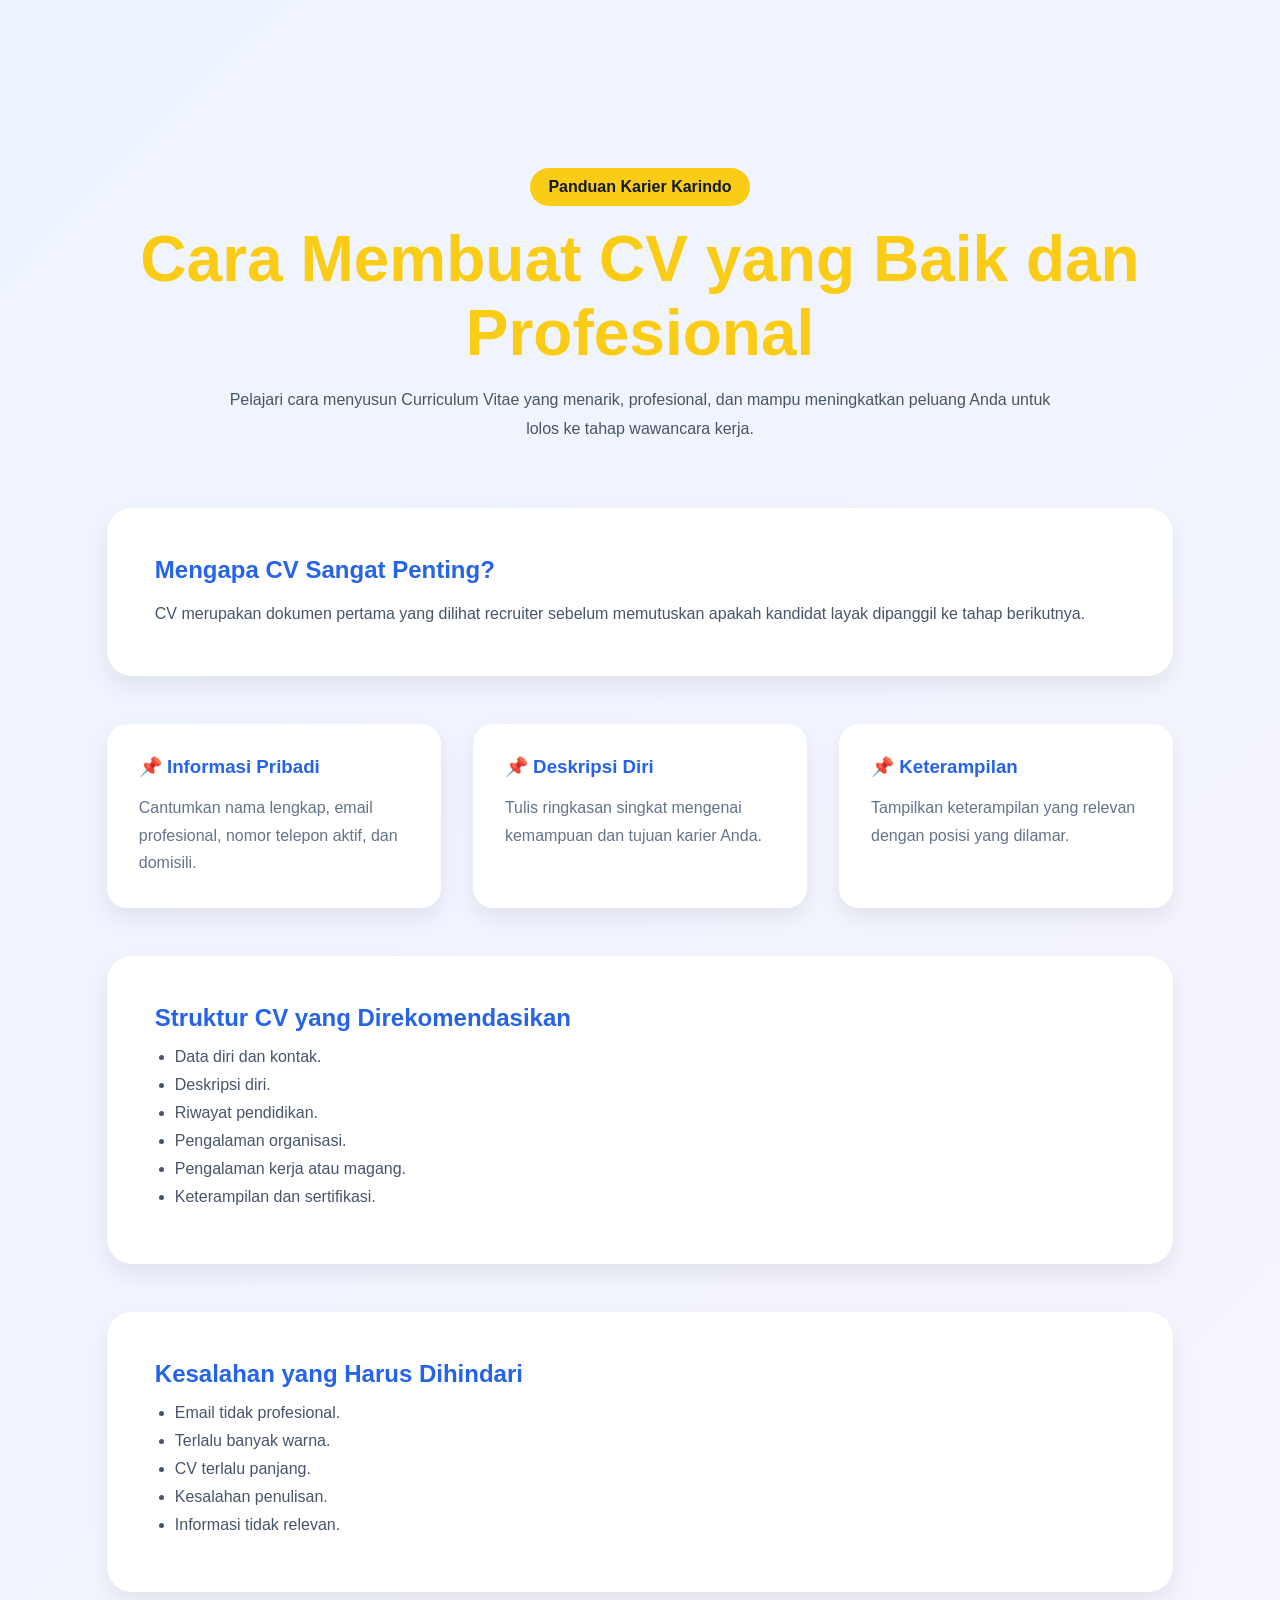
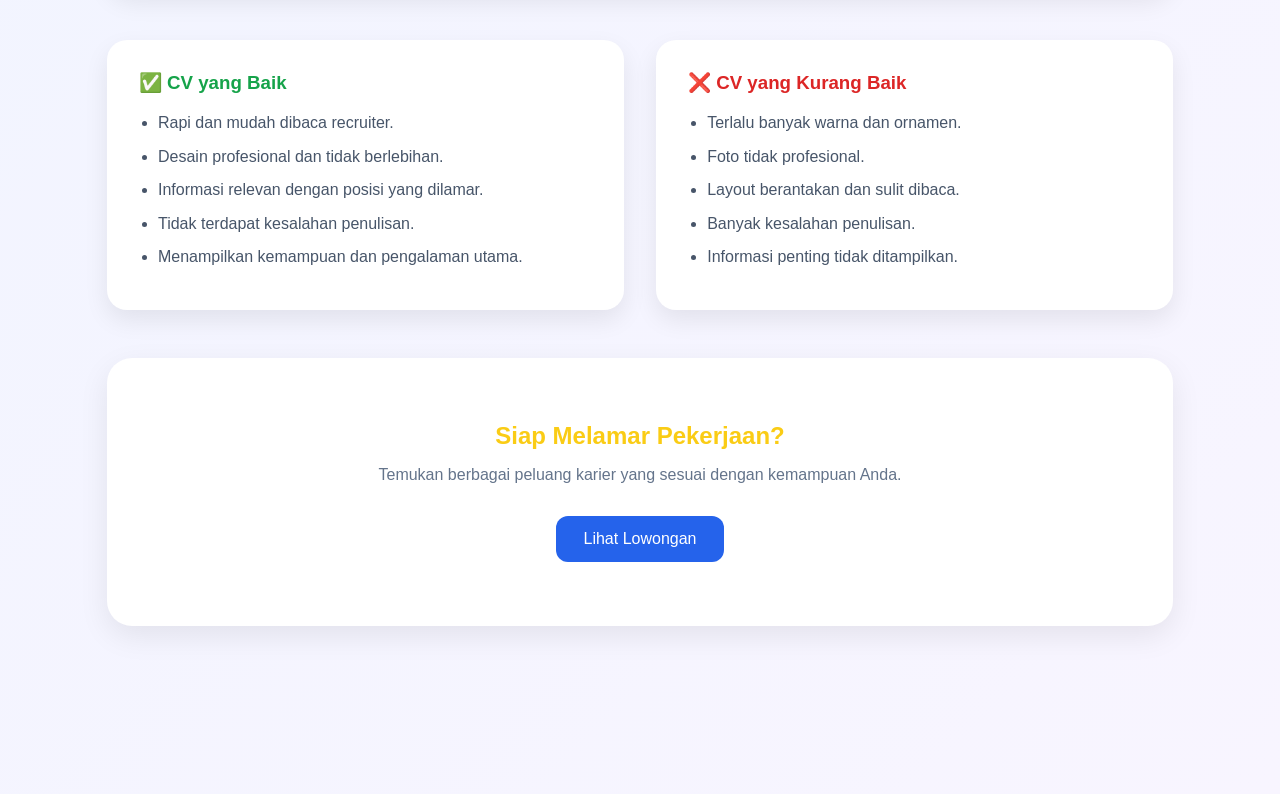
<file: cv-builder.html>
<!DOCTYPE html>
<html lang="id">

<head>

<meta charset="UTF-8">
<meta name="viewport" content="width=device-width, initial-scale=1.0">

<title>Panduan Membuat CV</title>

<link rel="stylesheet" href="css/style.css">

</head>

<body class="karindo-bg">

<section class="cv-page">

<div class="cv-hero">

<span class="cv-badge">
Panduan Karier Karindo
</span>

<h1>
Cara Membuat CV yang Baik dan Profesional
</h1>

<p>
Pelajari cara menyusun Curriculum Vitae yang menarik, profesional, dan mampu meningkatkan peluang Anda untuk lolos ke tahap wawancara kerja.
</p>

</div>

<div class="cv-banner">

<h2>Mengapa CV Sangat Penting?</h2>

<p>
CV merupakan dokumen pertama yang dilihat recruiter sebelum memutuskan apakah kandidat layak dipanggil ke tahap berikutnya.
</p>

</div>

<div class="tips-grid">

<div class="tip-card">

<h3>📌 Informasi Pribadi</h3>

<p>
Cantumkan nama lengkap, email profesional, nomor telepon aktif, dan domisili.
</p>

</div>

<div class="tip-card">

<h3>📌 Deskripsi Diri</h3>

<p>
Tulis ringkasan singkat mengenai kemampuan dan tujuan karier Anda.
</p>

</div>

<div class="tip-card">

<h3>📌 Keterampilan</h3>

<p>
Tampilkan keterampilan yang relevan dengan posisi yang dilamar.
</p>

</div>

</div>

<div class="article-section">

<h2>Struktur CV yang Direkomendasikan</h2>

<ul>
<li>Data diri dan kontak.</li>
<li>Deskripsi diri.</li>
<li>Riwayat pendidikan.</li>
<li>Pengalaman organisasi.</li>
<li>Pengalaman kerja atau magang.</li>
<li>Keterampilan dan sertifikasi.</li>
</ul>

</div>

<div class="article-section">

<h2>Kesalahan yang Harus Dihindari</h2>

<ul>
<li>Email tidak profesional.</li>
<li>Terlalu banyak warna.</li>
<li>CV terlalu panjang.</li>
<li>Kesalahan penulisan.</li>
<li>Informasi tidak relevan.</li>
</ul>

</div>

<div class="tips-grid">

    <div class="tip-card">

        <h3 style="color:#16a34a;">
            ✅ CV yang Baik
        </h3>

        <ul>
            <li>Rapi dan mudah dibaca recruiter.</li>
            <li>Desain profesional dan tidak berlebihan.</li>
            <li>Informasi relevan dengan posisi yang dilamar.</li>
            <li>Tidak terdapat kesalahan penulisan.</li>
            <li>Menampilkan kemampuan dan pengalaman utama.</li>
        </ul>

    </div>

    <div class="tip-card">

        <h3 style="color:#dc2626;">
            ❌ CV yang Kurang Baik
        </h3>

        <ul>
            <li>Terlalu banyak warna dan ornamen.</li>
            <li>Foto tidak profesional.</li>
            <li>Layout berantakan dan sulit dibaca.</li>
            <li>Banyak kesalahan penulisan.</li>
            <li>Informasi penting tidak ditampilkan.</li>
        </ul>

    </div>

</div>

<div class="cv-cta">

<h2>
Siap Melamar Pekerjaan?
</h2>

<p>
Temukan berbagai peluang karier yang sesuai dengan kemampuan Anda.
</p>

<a href="lowongan.html" class="cta-btn">
Lihat Lowongan
</a>

</div>

</section>

</body>
</html>
</file>
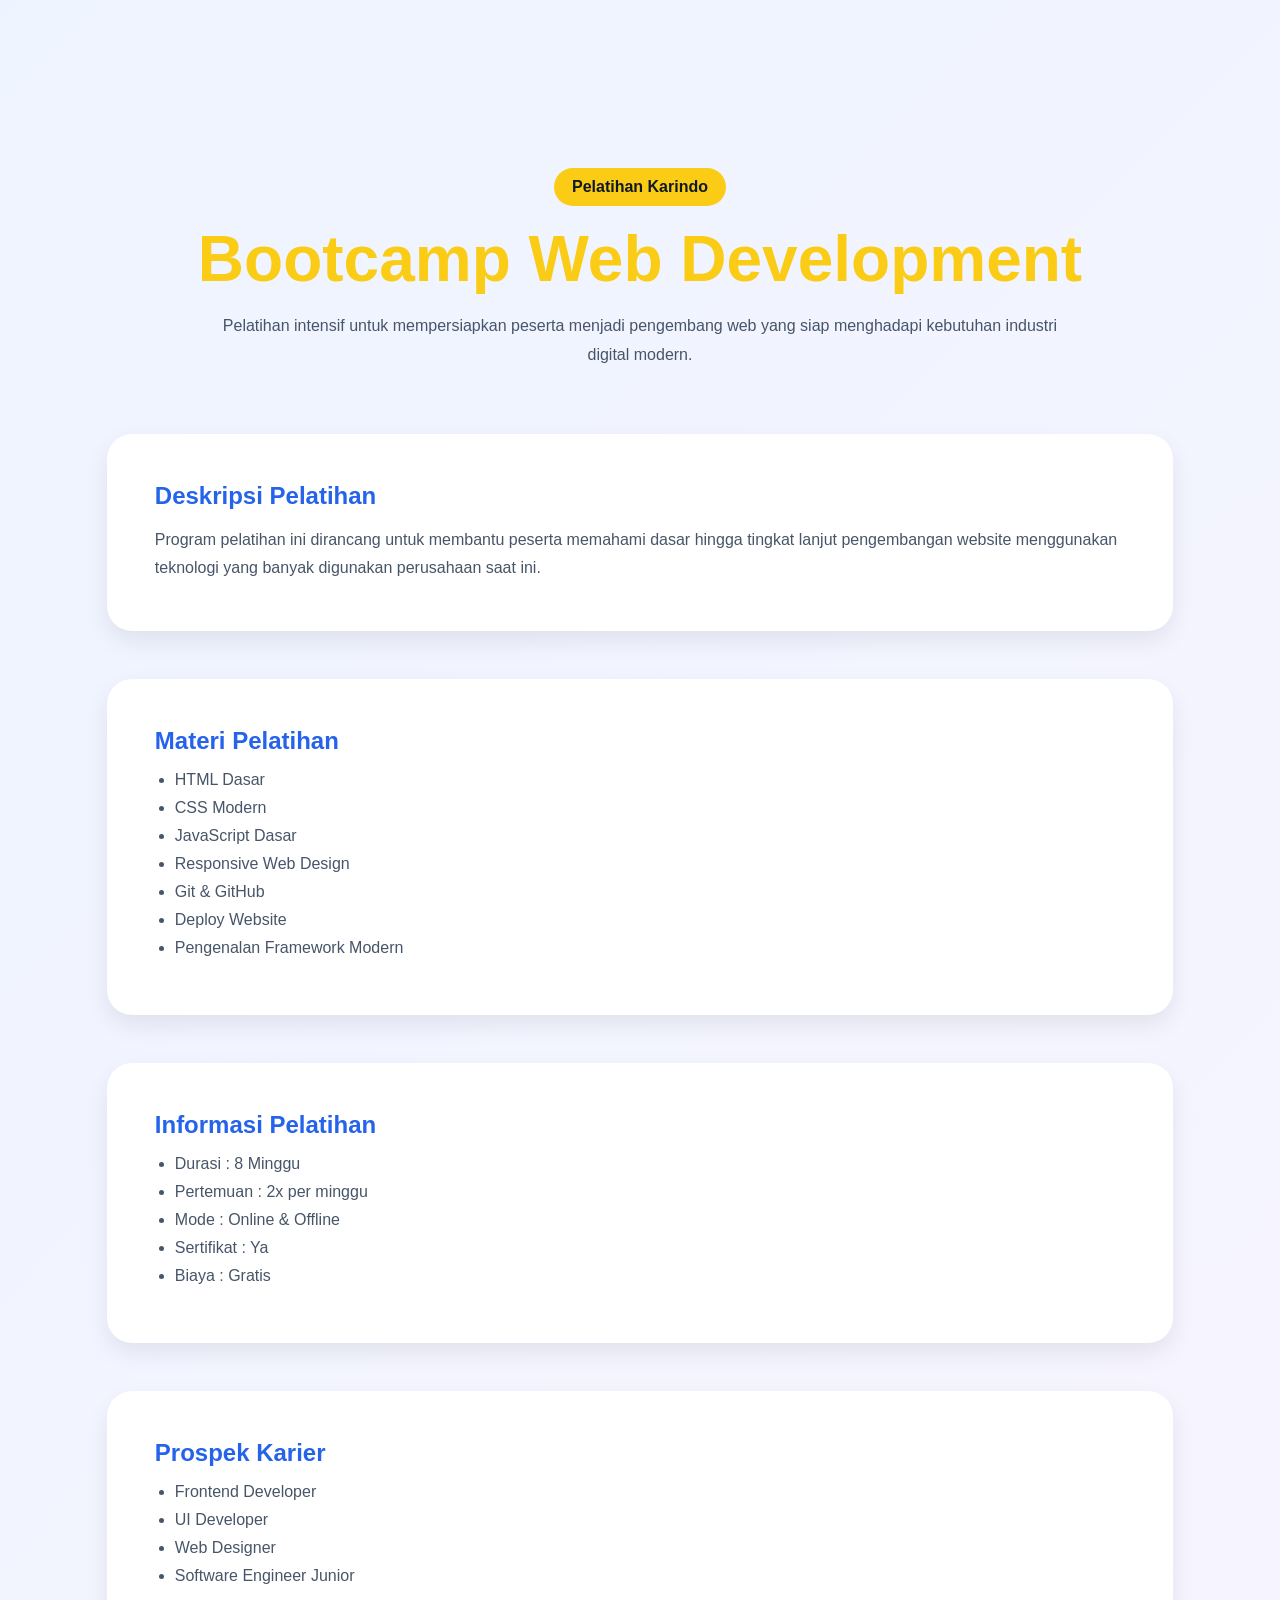
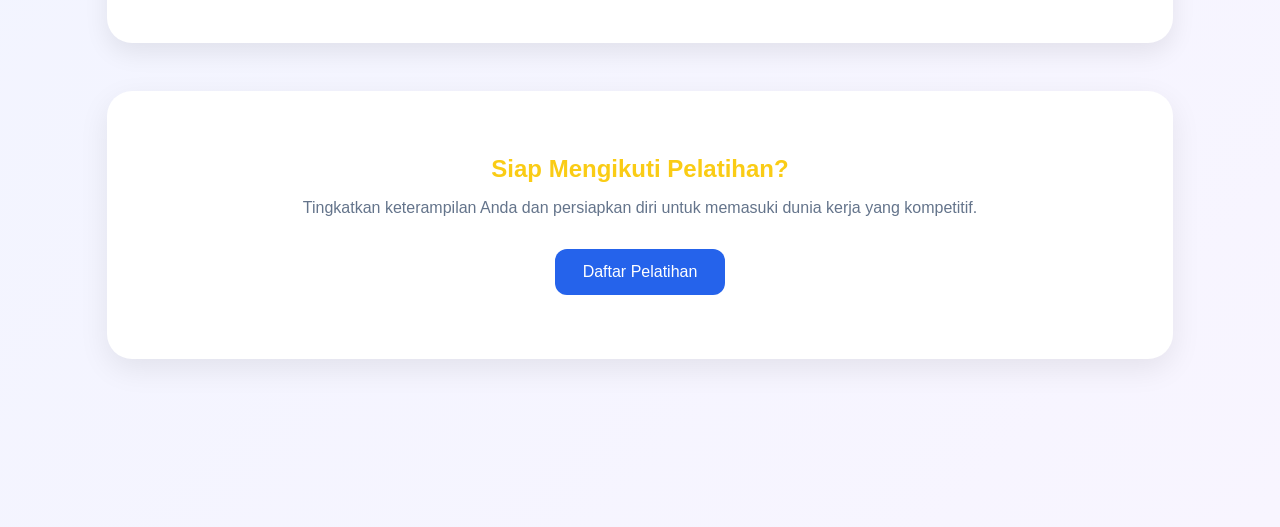
<file: detail-pelatihan.html>
<!DOCTYPE html>
<html lang="id">

<head>
<meta charset="UTF-8">
<meta name="viewport" content="width=device-width, initial-scale=1.0">
<title>Detail Pelatihan</title>

<link rel="stylesheet" href="css/style.css">

</head>

<body class="karindo-bg">

<section class="cv-page">

<div class="cv-hero">

<span class="cv-badge">
Pelatihan Karindo
</span>

<h1>
Bootcamp Web Development
</h1>

<p>
Pelatihan intensif untuk mempersiapkan peserta menjadi pengembang web yang siap menghadapi kebutuhan industri digital modern.
</p>

</div>

<div class="article-section">

<h2>Deskripsi Pelatihan</h2>

<p>
Program pelatihan ini dirancang untuk membantu peserta memahami dasar hingga tingkat lanjut pengembangan website menggunakan teknologi yang banyak digunakan perusahaan saat ini.
</p>

</div>

<div class="article-section">

<h2>Materi Pelatihan</h2>

<ul>
<li>HTML Dasar</li>
<li>CSS Modern</li>
<li>JavaScript Dasar</li>
<li>Responsive Web Design</li>
<li>Git & GitHub</li>
<li>Deploy Website</li>
<li>Pengenalan Framework Modern</li>
</ul>

</div>

<div class="article-section">

<h2>Informasi Pelatihan</h2>

<ul>
<li>Durasi : 8 Minggu</li>
<li>Pertemuan : 2x per minggu</li>
<li>Mode : Online & Offline</li>
<li>Sertifikat : Ya</li>
<li>Biaya : Gratis</li>
</ul>

</div>

<div class="article-section">

<h2>Prospek Karier</h2>

<ul>
<li>Frontend Developer</li>
<li>UI Developer</li>
<li>Web Designer</li>
<li>Software Engineer Junior</li>
</ul>

</div>

<div class="cv-cta">

<h2>
Siap Mengikuti Pelatihan?
</h2>

<p>
Tingkatkan keterampilan Anda dan persiapkan diri untuk memasuki dunia kerja yang kompetitif.
</p>

<a href="#" class="cta-btn">
Daftar Pelatihan
</a>

</div>

</section>

</body>
</html>
</file>
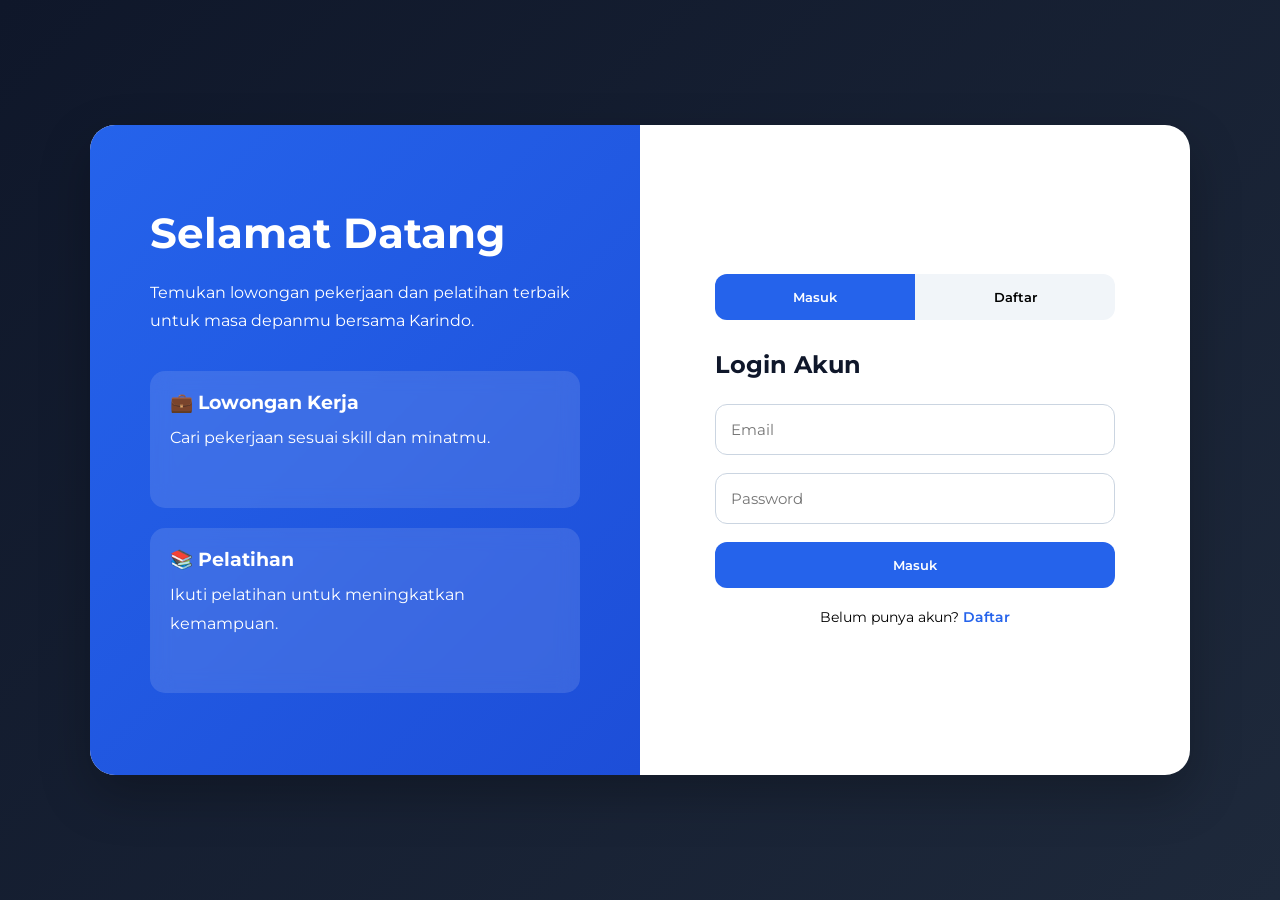
<file: login.html>
<!DOCTYPE html>
<html lang="id">
<head>
  <meta charset="UTF-8" />
  <meta name="viewport" content="width=device-width, initial-scale=1.0"/>
  <title>Login Karindo</title>

  <link rel="preconnect" href="https://fonts.googleapis.com">
  <link rel="preconnect" href="https://fonts.gstatic.com" crossorigin>

  <link href="https://fonts.googleapis.com/css2?family=Montserrat:wght@300;400;500;600;700&display=swap" rel="stylesheet">

  <link rel="stylesheet" href="css/login.css">
</head>
<body>

  <div class="container">

    <div class="left-side">
      <h1>Selamat Datang</h1>
      <p>
        Temukan lowongan pekerjaan dan pelatihan terbaik untuk masa depanmu bersama Karindo.
      </p>

      <div class="features">
        <div class="feature-card">
          <h3>💼 Lowongan Kerja</h3>
          <p>Cari pekerjaan sesuai skill dan minatmu.</p>
        </div>

        <div class="feature-card">
          <h3>📚 Pelatihan</h3>
          <p>Ikuti pelatihan untuk meningkatkan kemampuan.</p>
        </div>
      </div>
    </div>

    <div class="right-side">

      <div class="form-box">

        <div class="form-header">
          <button class="tab-btn active" id="loginBtn">Masuk</button>
          <button class="tab-btn" id="registerBtn">Daftar</button>
        </div>

        <!-- LOGIN -->
        <form id="loginForm" class="form active-form">

          <h2>Login Akun</h2>

          <input type="email" placeholder="Email" required>

          <input type="password" placeholder="Password" required>

          <button type="submit" class="main-btn">
            Masuk
          </button>

          <p class="bottom-text">
            Belum punya akun?
            <span id="goRegister">Daftar</span>
          </p>

        </form>

        <!-- REGISTER -->
        <form id="registerForm" class="form">

          <h2>Buat Akun</h2>

          <input type="text" placeholder="Nama Lengkap" required>

          <input type="email" placeholder="Email" required>

          <input type="password" placeholder="Password" required>

          <button type="submit" class="main-btn">
            Daftar
          </button>

          <p class="bottom-text">
            Sudah punya akun?
            <span id="goLogin">Masuk</span>
          </p>

        </form>

      </div>

    </div>

  </div>

  <script src="js/login.js"></script>
</body>
</html>
</file>
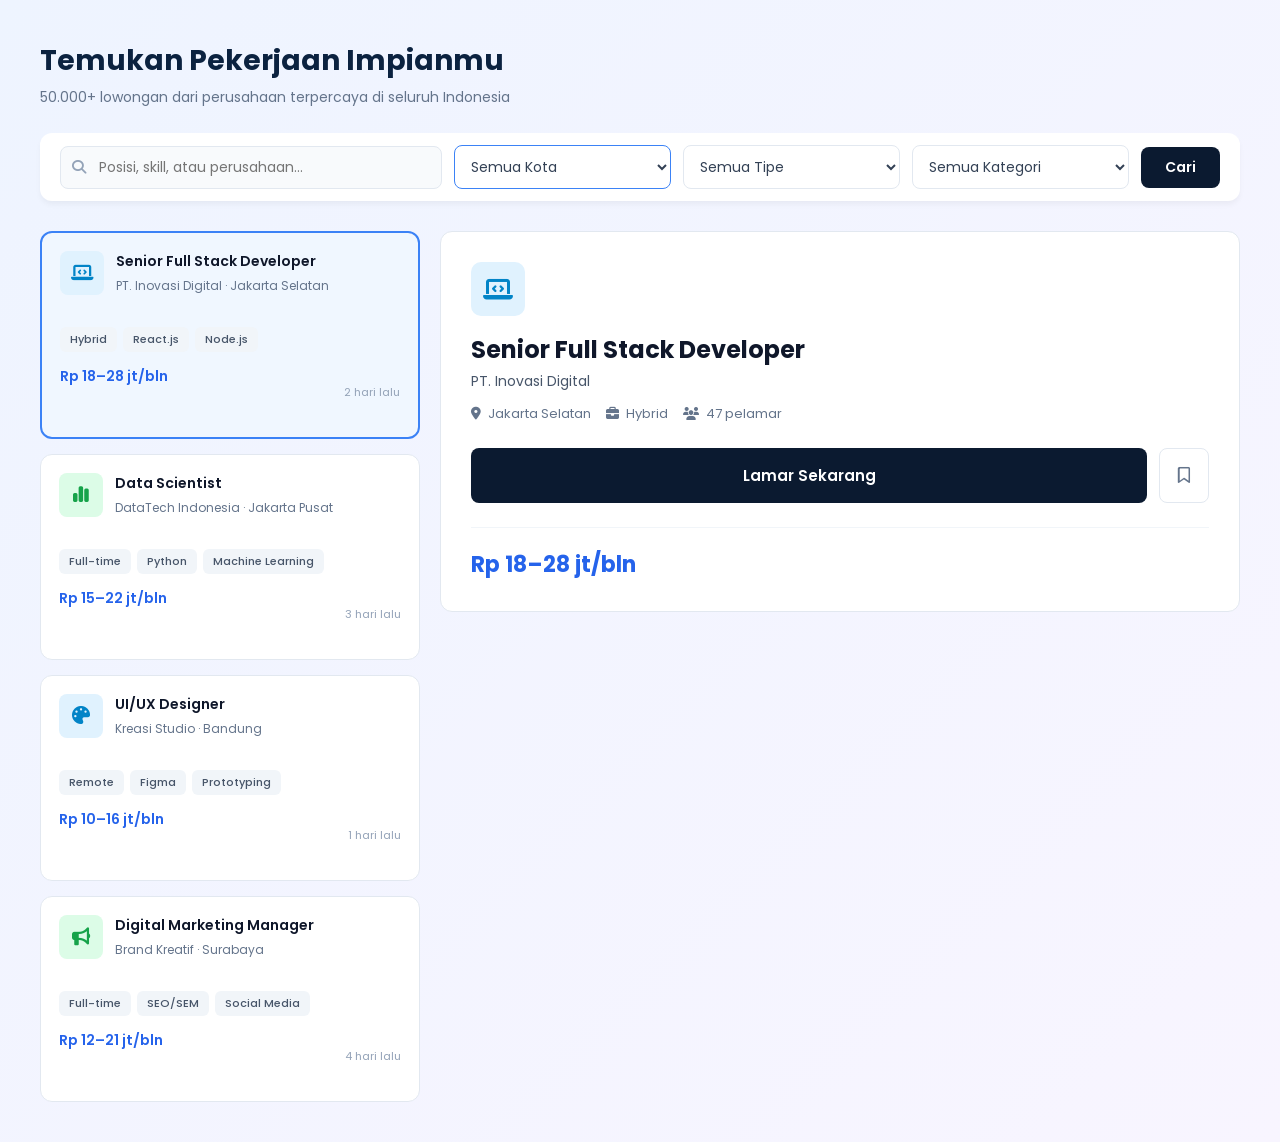
<file: lowongan.html>
<!DOCTYPE html>
<html lang="id">
<head>
  <meta charset="UTF-8">
  <meta name="viewport" content="width=device-width, initial-scale=1.0">
  <title>Temukan Pekerjaan Impianmu - Lowongan</title>
  
  <link rel="stylesheet" href="css/style.css">
  
  <link rel="preconnect" href="https://fonts.googleapis.com">
  <link rel="preconnect" href="https://fonts.gstatic.com" crossorigin>
  <link href="https://fonts.googleapis.com/css2?family=Poppins:wght@300;400;500;600;700&display=swap" rel="stylesheet">
  <link rel="stylesheet" href="https://cdnjs.cloudflare.com/ajax/libs/font-awesome/6.4.0/css/all.min.css">
</head>
<body class="karindo-bg">

  <main class="container">
    
    <header class="header-section">
      <h1 class="main-title">Temukan Pekerjaan Impianmu</h1>
      <p class="sub-title">50.000+ lowongan dari perusahaan terpercaya di seluruh Indonesia</p>
      
      <div class="search-bar-container">
        <div class="search-input-group">
          <i class="fa-solid fa-magnifying-glass search-icon"></i>
          <input type="text" id="search-keyword" placeholder="Posisi, skill, atau perusahaan...">
        </div>
        
        <select id="filter-kota" class="search-select location-select">
          <option value="Semua">Semua Kota</option>
          <option value="Jakarta">Jakarta</option>
          <option value="Bandung">Bandung</option>
          <option value="Surabaya">Surabaya</option>
        </select>
        
        <select id="filter-tipe" class="search-select">
          <option value="Semua">Semua Tipe</option>
          <option value="Full-time">Full-time</option>
          <option value="Hybrid">Hybrid</option>
          <option value="Remote">Remote</option>
        </select>
        
        <select id="filter-kategori" class="search-select">
          <option value="Semua">Semua Kategori</option>
          <option value="Teknologi">Teknologi</option>
          <option value="Desain">Desain</option>
          <option value="Pemasaran">Pemasaran</option>
        </select>
        
        <button id="btn-cari" class="btn-search">Cari</button>
      </div>
    </header>

    <div class="main-content-layout">
      
      <section class="job-list-sidebar" id="job-list">
        
        <div class="modern-job-card active" data-id="1" data-city="Jakarta" data-type="Hybrid" data-category="Teknologi">
          <div class="modern-job-header">
            <div class="job-icon-bg blue-bg">
              <i class="fa-solid fa-laptop-code"></i>
            </div>
            <div class="job-meta">
              <h3>Senior Full Stack Developer</h3>
              <p class="company-info">PT. Inovasi Digital · Jakarta Selatan</p>
            </div>
          </div>
          <div class="job-tags">
            <span class="tag">Hybrid</span>
            <span class="tag">React.js</span>
            <span class="tag">Node.js</span>
          </div>
          <div class="job-card-footer">
            <span class="salary">Rp 18–28 jt/bln</span>
            <span class="posted-time">2 hari lalu</span>
          </div>
        </div>

        <div class="modern-job-card" data-id="2" data-city="Jakarta" data-type="Full-time" data-category="Teknologi">
          <div class="modern-job-header">
            <div class="job-icon-bg green-bg">
              <i class="fa-solid fa-chart-simple"></i>
            </div>
            <div class="job-meta">
              <h3>Data Scientist</h3>
              <p class="company-info">DataTech Indonesia · Jakarta Pusat</p>
            </div>
          </div>
          <div class="job-tags">
            <span class="tag">Full-time</span>
            <span class="tag">Python</span>
            <span class="tag">Machine Learning</span>
          </div>
          <div class="job-card-footer">
            <span class="salary">Rp 15–22 jt/bln</span>
            <span class="posted-time">3 hari lalu</span>
          </div>
        </div>

        <div class="modern-job-card" data-id="3" data-city="Bandung" data-type="Remote" data-category="Desain">
          <div class="modern-job-header">
            <div class="job-icon-bg blue-bg">
              <i class="fa-solid fa-palette"></i>
            </div>
            <div class="job-meta">
              <h3>UI/UX Designer</h3>
              <p class="company-info">Kreasi Studio · Bandung</p>
            </div>
          </div>
          <div class="job-tags">
            <span class="tag">Remote</span>
            <span class="tag">Figma</span>
            <span class="tag">Prototyping</span>
          </div>
          <div class="job-card-footer">
            <span class="salary">Rp 10–16 jt/bln</span>
            <span class="posted-time">1 hari lalu</span>
          </div>
        </div>

        <div class="modern-job-card" data-id="4" data-city="Surabaya" data-type="Full-time" data-category="Pemasaran">
          <div class="modern-job-header">
            <div class="job-icon-bg green-bg">
              <i class="fa-solid fa-bullhorn"></i>
            </div>
            <div class="job-meta">
              <h3>Digital Marketing Manager</h3>
              <p class="company-info">Brand Kreatif · Surabaya</p>
            </div>
          </div>
          <div class="job-tags">
            <span class="tag">Full-time</span>
            <span class="tag">SEO/SEM</span>
            <span class="tag">Social Media</span>
          </div>
          <div class="job-card-footer">
            <span class="salary">Rp 12–21 jt/bln</span>
            <span class="posted-time">4 hari lalu</span>
          </div>
        </div>

        <div id="no-jobs-alert" class="no-jobs-message" style="display: none;">
          <i class="fa-regular fa-folder-open"></i>
          <p>Lowongan yang Anda cari tidak ditemukan.</p>
        </div>

      </section>

      <aside class="job-detail-panel" id="job-detail">
        <div class="detail-header">
          <div class="detail-icon-bg" id="detail-icon">
            <i class="fa-solid fa-laptop-code"></i>
          </div>
          <h2 class="detail-title" id="detail-title">Senior Full Stack Developer</h2>
          <p class="detail-company" id="detail-company">PT. Inovasi Digital</p>
          
          <div class="detail-meta-info">
            <span id="detail-location"><i class="fa-solid fa-location-dot"></i> Jakarta Selatan</span>
            <span id="detail-type"><i class="fa-solid fa-briefcase"></i> Hybrid</span>
            <span id="detail-applicants"><i class="fa-solid fa-users"></i> 47 pelamar</span>
          </div>
        </div>

        <div class="detail-actions">
          <button class="btn-apply">Lamar Sekarang</button>
          <button class="btn-bookmark"><i class="fa-regular fa-bookmark"></i></button>
        </div>

        <div class="detail-salary-box">
          <p class="detail-salary-text" id="detail-salary">Rp 18–28 jt/bln</p>
        </div>
      </aside>

    </div>

  </main>

  <script>
    // 1. Data Detail Pekerjaan
    const jobsData = {
      "1": { title: "Senior Full Stack Developer", company: "PT. Inovasi Digital", location: "Jakarta Selatan", type: "Hybrid", applicants: "47 pelamar", salary: "Rp 18–28 jt/bln", icon: '<i class="fa-solid fa-laptop-code"></i>' },
      "2": { title: "Data Scientist", company: "DataTech Indonesia", location: "Jakarta Pusat", type: "Full-time", applicants: "12 pelamar", salary: "Rp 15–22 jt/bln", icon: '<i class="fa-solid fa-chart-simple"></i>' },
      "3": { title: "UI/UX Designer", company: "Kreasi Studio", location: "Bandung", type: "Remote", applicants: "29 pelamar", salary: "Rp 10–16 jt/bln", icon: '<i class="fa-solid fa-palette"></i>' },
      "4": { title: "Digital Marketing Manager", company: "Brand Kreatif", location: "Surabaya", type: "Full-time", applicants: "8 pelamar", salary: "Rp 12–21 jt/bln", icon: '<i class="fa-solid fa-bullhorn"></i>' }
    };

    // 2. Selector Elemen
    const cards = document.querySelectorAll('.modern-job-card');
    const inputKeyword = document.getElementById('search-keyword');
    const filterKota = document.getElementById('filter-kota');
    const filterTipe = document.getElementById('filter-tipe');
    const filterKategori = document.getElementById('filter-kategori');
    const btnCari = document.getElementById('btn-cari');
    const noJobsAlert = document.getElementById('no-jobs-alert');
    const detailPanel = document.getElementById('job-detail');

    // Selector Panel Detail
    const detailIcon = document.getElementById('detail-icon');
    const detailTitle = document.getElementById('detail-title');
    const detailCompany = document.getElementById('detail-company');
    const detailLocation = document.getElementById('detail-location');
    const detailType = document.getElementById('detail-type');
    const detailApplicants = document.getElementById('detail-applicants');
    const detailSalary = document.getElementById('detail-salary');

    // 3. Fungsi Memperbarui Panel Detail Kanan
    function updateDetailPanel(id) {
      const data = jobsData[id];
      if (data) {
        detailPanel.style.display = "block";
        detailIcon.innerHTML = data.icon;
        detailTitle.textContent = data.title;
        detailCompany.textContent = data.company;
        detailLocation.innerHTML = `<i class="fa-solid fa-location-dot"></i> ${data.location}`;
        detailType.innerHTML = `<i class="fa-solid fa-briefcase"></i> ${data.type}`;
        detailApplicants.innerHTML = `<i class="fa-solid fa-users"></i> ${data.applicants}`;
        detailSalary.textContent = data.salary;
      }
    }

    // 4. Fungsi Utama Penyaringan (Kombinasi Semua Filter)
    function filterJobs() {
      const keyword = inputKeyword.value.toLowerCase().trim();
      const selectedCity = filterKota.value;
      const selectedType = filterTipe.value;
      const selectedCategory = filterKategori.value;

      let visibleCardsCount = 0;
      let firstVisibleCard = null;

      cards.forEach(card => {
        const id = card.getAttribute('data-id');
        const city = card.getAttribute('data-city');
        const type = card.getAttribute('data-type');
        const category = card.getAttribute('data-category');
        
        // Ambil data teks di dalam card untuk pencarian keyword
        const cardTitle = jobsData[id].title.toLowerCase();
        const cardCompany = jobsData[id].company.toLowerCase();

        // Validasi Kondisi Match
        const matchKeyword = keyword === "" || cardTitle.includes(keyword) || cardCompany.includes(keyword);
        const matchCity = selectedCity === "Semua" || city === selectedCity;
        const matchType = selectedType === "Semua" || type === selectedType;
        const matchCategory = selectedCategory === "Semua" || category === selectedCategory;

        // Jika semua filter terpenuhi
        if (matchKeyword && matchCity && matchType && matchCategory) {
          card.style.display = "block";
          visibleCardsCount++;
          if (!firstVisibleCard) firstVisibleCard = card;
        } else {
          card.style.display = "none";
        }
      });

      // Atur visibilitas pesan "Tidak Ditemukan" & Panel Detail
      if (visibleCardsCount === 0) {
        noJobsAlert.style.display = "block";
        detailPanel.style.display = "none"; // Sembunyikan detail jika tidak ada data sama sekali
      } else {
        noJobsAlert.style.display = "none";
        if (firstVisibleCard) {
          firstVisibleCard.click(); // Klik kartu pertama otomatis
        }
      }
    }

    // 5. Event Listener untuk Interaksi Klik Kartu
    cards.forEach(card => {
      card.addEventListener('click', () => {
        document.querySelector('.modern-job-card.active')?.classList.remove('active');
        card.classList.add('active');
        updateDetailPanel(card.getAttribute('data-id'));
      });
    });

    // 6. Event Listener untuk Otomatis Memfilter Saat Pilihan Dropdown Berubah
    filterKota.addEventListener('change', filterJobs);
    filterTipe.addEventListener('change', filterJobs);
    filterKategori.addEventListener('change', filterJobs);

    // Filter langsung jalan ketika mengetik di kotak pencarian (Real-time)
    inputKeyword.addEventListener('input', filterJobs);

    // Tombol "Cari" sebagai pelengkap alternatif pemicu filter
    btnCari.addEventListener('click', filterJobs);
  </script>
</body>
</html>
</file>
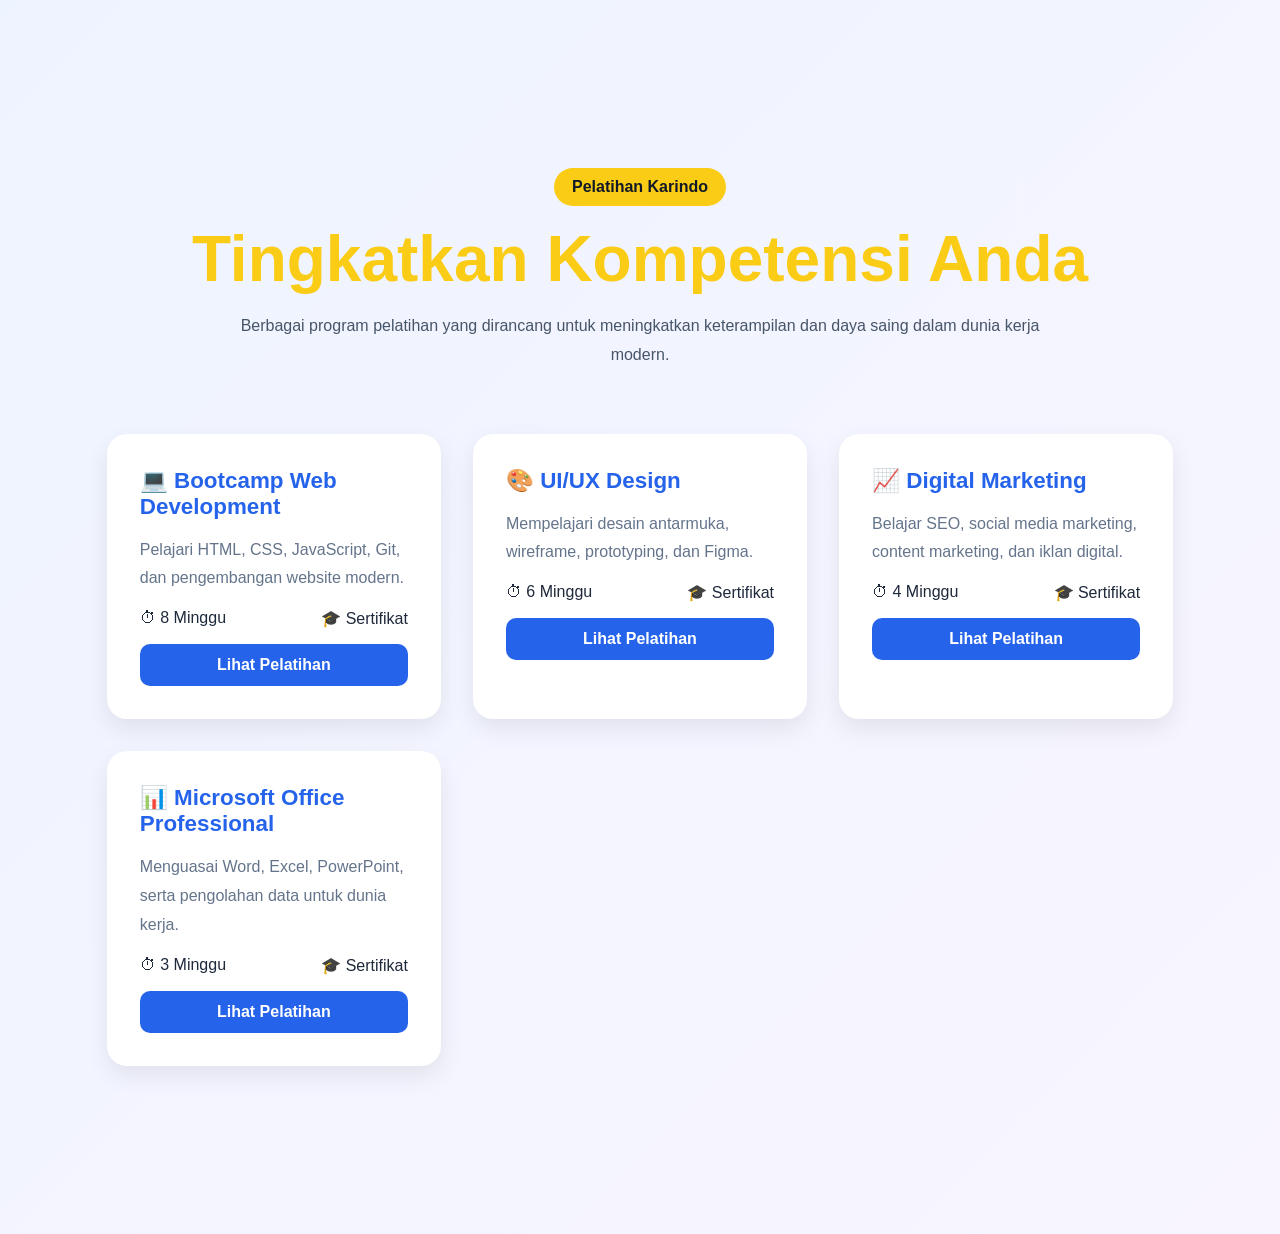
<file: pelatihan.html>
<!DOCTYPE html>
<html lang="id">
<head>
  <meta charset="UTF-8">
  <meta name="viewport" content="width=device-width, initial-scale=1.0">

  <title>Pelatihan</title>

  <link rel="stylesheet" href="css/style.css">
</head>
<body class="karindo-bg"></body>
  <section class="cv-page">

    <div class="cv-hero">

        <span class="cv-badge">
            Pelatihan Karindo
        </span>

        <h1>
            Tingkatkan Kompetensi Anda
        </h1>

        <p>
            Berbagai program pelatihan yang dirancang untuk meningkatkan keterampilan dan daya saing dalam dunia kerja modern.
        </p>

    </div>

    <div class="training-grid">

        <div class="training-card">

            <h3>💻 Bootcamp Web Development</h3>

            <p>
                Pelajari HTML, CSS, JavaScript, Git, dan pengembangan website modern.
            </p>

            <div class="training-info">
                <span>⏱ 8 Minggu</span>
                <span>🎓 Sertifikat</span>
            </div>

            <a href="detail-pelatihan.html" class="training-btn">
                Lihat Pelatihan
            </a>

        </div>

        <div class="training-card">

            <h3>🎨 UI/UX Design</h3>

            <p>
                Mempelajari desain antarmuka, wireframe, prototyping, dan Figma.
            </p>

            <div class="training-info">
                <span>⏱ 6 Minggu</span>
                <span>🎓 Sertifikat</span>
            </div>

            <a href="detail-pelatihan-ui.html" class="training-btn">
                Lihat Pelatihan
            </a>

        </div>

        <div class="training-card">

            <h3>📈 Digital Marketing</h3>

            <p>
                Belajar SEO, social media marketing, content marketing, dan iklan digital.
            </p>

            <div class="training-info">
                <span>⏱ 4 Minggu</span>
                <span>🎓 Sertifikat</span>
            </div>

            <a href="detail-pelatihan-dm.html" class="training-btn">
                Lihat Pelatihan
            </a>

        </div>

        <div class="training-card">

            <h3>📊 Microsoft Office Professional</h3>

            <p>
                Menguasai Word, Excel, PowerPoint, serta pengolahan data untuk dunia kerja.
            </p>

            <div class="training-info">
                <span>⏱ 3 Minggu</span>
                <span>🎓 Sertifikat</span>
            </div>

            <a href="detail-pelatihan-mcp.html" class="training-btn">
                Lihat Pelatihan
            </a>

        </div>

    </div>

</section>
  <script src="js/script.js"></script>

</body>
</html>
</file>
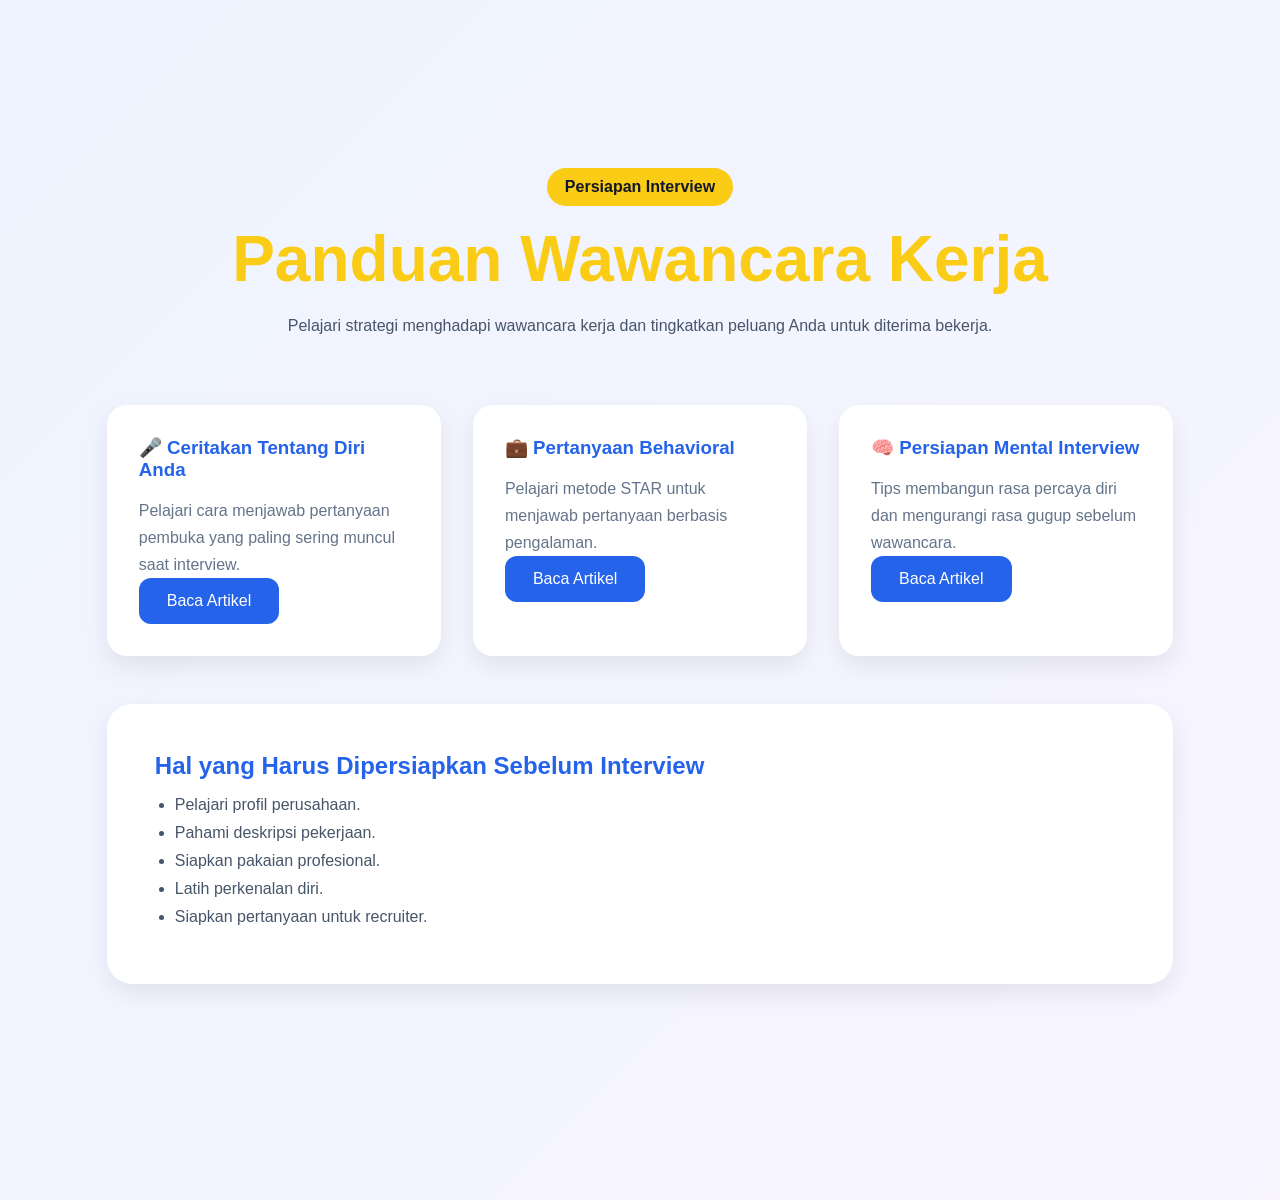
<file: wawancara.html>
<!DOCTYPE html>
<html lang="id">

<head>

<meta charset="UTF-8">
<meta name="viewport" content="width=device-width, initial-scale=1.0">

<title>Wawancara Kerja</title>

<link rel="stylesheet" href="css/style.css">

</head>

<body class="karindo-bg">

<section class="cv-page">

<div class="cv-hero">

<span class="cv-badge">
Persiapan Interview
</span>

<h1>
Panduan Wawancara Kerja
</h1>

<p>
Pelajari strategi menghadapi wawancara kerja dan tingkatkan peluang Anda untuk diterima bekerja.
</p>

</div>

<div class="tips-grid">

<div class="tip-card">

<h3>🎤 Ceritakan Tentang Diri Anda</h3>

<p>
Pelajari cara menjawab pertanyaan pembuka yang paling sering muncul saat interview.
</p>

<a href="https://www.jobstreet.co.id/id/career-advice" target="_blank" class="cta-btn">
Baca Artikel
</a>

</div>

<div class="tip-card">

<h3>💼 Pertanyaan Behavioral</h3>

<p>
Pelajari metode STAR untuk menjawab pertanyaan berbasis pengalaman.
</p>

<a href="https://www.indeed.com/career-advice" target="_blank" class="cta-btn">
Baca Artikel
</a>

</div>

<div class="tip-card">

<h3>🧠 Persiapan Mental Interview</h3>

<p>
Tips membangun rasa percaya diri dan mengurangi rasa gugup sebelum wawancara.
</p>

<a href="https://glints.com/id" target="_blank" class="cta-btn">
Baca Artikel
</a>

</div>

</div>

<div class="article-section">

<h2>
Hal yang Harus Dipersiapkan Sebelum Interview
</h2>

<ul>
<li>Pelajari profil perusahaan.</li>
<li>Pahami deskripsi pekerjaan.</li>
<li>Siapkan pakaian profesional.</li>
<li>Latih perkenalan diri.</li>
<li>Siapkan pertanyaan untuk recruiter.</li>
</ul>

</div>

</section>

</body>
</html>
</file>
<file: css/style.css>
/* --- KONFIGURASI DASAR & VARIABEL --- */
:root {
  --primary: #ffffff;
  --bg: #00034d;
  --bgg: #292ab3;
  --yellow: #fed91c;
}

* {
  margin: 0;
  padding: 0;
  box-sizing: border-box;
  outline: none;
  border: none;
  text-decoration: none;
}

html {
  scroll-behavior: smooth;
}

body {
  font-family: "Montserrat", sans-serif;
  background-color: var(--bg);
  color: #ffffff;
  overflow-x: hidden;
  -webkit-font-smoothing: antialiased;
  -moz-osx-font-smoothing: grayscale;
}

/* --- NAVBAR --- */
.navbar {
  display: flex;
  justify-content: space-between;
  align-items: center;
  padding: 1.4rem 7%;
  background-color: rgba(0, 3, 77, 0.95);
  border-bottom: 1px solid var(--bgg);
  position: fixed;
  top: 0;
  left: 0;
  right: 0;
  z-index: 9999;
}

.navbar .navbar-logo {
  font-size: 2.2rem;
  font-weight: 600;
  color: #ffffff;
  display: flex;
  align-items: center;
  gap: 10px;
  transition: 0.3s ease;
}

.navbar .navbar-logo img {
  width: 40px;
  height: auto;
}

.navbar .navbar-logo:hover {
  transform: scale(1.05);
}

.navbar .navbar-nav a {
  color: #ffffff;
  display: inline-block;
  font-size: 1.1rem;
  margin: 0 1rem;
  transition: 0.3s;
  position: relative;
}

.navbar .navbar-nav a:hover {
  color: var(--yellow);
}

.navbar .navbar-nav a::after {
  content: "";
  display: block;
  width: 0;
  height: 2px;
  background: var(--yellow);
  transition: width 0.3s;
  position: absolute;
  bottom: -5px;
}

.navbar .navbar-nav a:hover::after {
  width: 100%;
}

.navbar .navbar-extra {
  display: flex;
  align-items: center;
  gap: 1rem;
}

.navbar .navbar-extra a {
  color: #ffffff !important;
  font-size: 1.2rem;
  transition: 0.3s;
}

.navbar .navbar-extra a:hover {
  color: var(--yellow) !important;
}

#menuu {
  display: none;
}

/* --- HERO SECTION --- */
.hero {
  min-height: 100vh;
  display: flex;
  flex-direction: column;
  justify-content: center;
  align-items: center;
  text-align: center;
  background-image: url("../img/header-bg.png");
  background-size: cover;
  background-position: center;
  position: relative;
  padding: 0 7%;
}

.hero::after {
  content: "";
  position: absolute;
  bottom: 0;
  left: 0;
  width: 100%;
  height: 60%;
  background: linear-gradient(to top, var(--bg) 15%, transparent);
  z-index: 1;
}

.hero .content {
  z-index: 2;
}

.hero .content h1 {
  font-size: 4.5rem;
  line-height: 1.1;
  margin-bottom: 10px;
}

.hero .content h1 span {
  color: var(--yellow);
  font-style: italic;
  font-family: "Poppins", sans-serif;
}

.hero .hero-desc {
  font-size: 1.7rem; /* Ubah dari 1.6rem ke 1.1rem */
  font-weight: 300;
  max-width: 800px;
  margin: 0 auto;
}

.hero .cta-group p {
  font-size: 1.2rem  /* Paksa jadi kecil */
  color: #ffffff;
  margin-top: 10px;
}

.cta-group {
  margin-top: 2.5rem;
  display: flex;
  flex-direction: column;
  align-items: center;
  gap: 15px;
}

.cta-button {
  padding: 1.2rem 3.5rem;
  background-color: var(--yellow);
  color: var(--bg);
  border-radius: 12px;
  font-weight: 700;
  font-size: 1.1rem;
  transition: 0.3s;
  box-shadow: 0 10px 20px rgba(254, 217, 28, 0.2);
}

.cta-button:hover {
  transform: translateY(-5px);
  background-color: #ffffff;
  box-shadow: 0 15px 30px rgba(254, 217, 28, 0.4);
}

/* Tambahkan ini supaya teks 'atau' kecilnya sama dengan 'Masuk' */
.cta-group p {
  font-size: 1rem; /* Samakan nilainya dengan .login-link */
  margin: 0; /* Biar gak ada jarak tambahan yang bikin berantakan */
  color: #ffffff;
}

.login-link {
  color: var(--yellow);
  font-weight: 600;
  font-size: 1rem;
  transition: 0.3s;
}

.login-link:hover {
  color: #ffffff;
  text-decoration: underline;
}

/* --- ABOUT & BENEFIT CARDS --- */
.about {
  padding: 100px 7%;
}

.glass-container {
  display: flex;
  align-items: center;
  gap: 50px;
  padding: 60px;
  background: rgba(255, 255, 255, 0.03);
  backdrop-filter: blur(15px);
  border-radius: 40px;
  border: 1px solid rgba(255, 255, 255, 0.1);
}

.info-left {
  flex: 1;
}

.info-left h2 {
  font-size: 3rem;
  font-weight: 800;
  margin-bottom: 20px;
}

.cards-right {
  flex: 1.8;
  display: grid;
  grid-template-columns: repeat(auto-fit, minmax(220px, 1fr));
  gap: 25px;
  align-items: stretch; /* Memastikan semua kartu sama tinggi */
}

.benefit-card {
  background: rgba(255, 255, 255, 0.05);
  padding: 40px 25px;
  border-radius: 25px;
  border: 1px solid rgba(255, 255, 255, 0.1);
  text-align: center;
  display: flex;
  flex-direction: column;
  align-items: center;
  justify-content: space-between;
  transition: 0.4s ease;
}

.benefit-card:hover {
  transform: translateY(-15px);
  background: rgba(255, 255, 255, 0.08);
  border-color: var(--yellow);
  box-shadow: 0 20px 40px rgba(254, 217, 28, 0.1);
}

.benefit-card h3 {
  color: var(--yellow);
  font-size: 1.4rem;
  margin-bottom: 15px;
}

.benefit-icon {
  width: 70px;
  height: auto;
  margin: 15px 0;
  filter: drop-shadow(0 0 10px rgba(254, 217, 28, 0.3));
}

.benefit-card p {
  font-size: 1rem;
  line-height: 1.5;
  color: rgba(255, 255, 255, 0.8);
}

/* --- PARALLAX SECTION --- */
.parallax-section {
  height: 400px;
  display: flex;
  align-items: center;
  justify-content: center;
  background-image: url("../img/header-bg.png");
  background-attachment: fixed;
  background-position: center;
  background-size: cover;
  position: relative;
}

.parallax-section::before {
  content: "";
  position: absolute;
  inset: 0;
  background: rgba(0, 3, 77, 0.7);
}

.animated-text {
  position: relative;
  font-size: 3.5rem;
  font-weight: 800;
  text-align: center;
  animation: colorChange 2s infinite alternate ease-in-out;
}

@keyframes colorChange {
  from {
    color: var(--yellow);
    text-shadow: 0 0 20px rgba(254, 217, 28, 0.5);
  }
  to {
    color: #ffffff;
    text-shadow: 0 0 20px rgba(255, 255, 255, 0.5);
  }
}

/* --- STATS SECTION (WHITE BACKGROUND) --- */
.stats-white {
  padding: 120px 7%;
  background-color: #ffffff;
}

.stats-box {
  display: flex;
  justify-content: space-around;
  flex-wrap: wrap;
  gap: 40px;
  max-width: 1200px;
  margin: 0 auto;
  padding: 60px 40px;
  background: #ffffff;
  border-radius: 40px;
  box-shadow: 0 30px 60px rgba(0, 3, 77, 0.1);
}

.stat-item {
  text-align: center;
  flex: 1;
  min-width: 200px;
}

.stat-item h2 {
  font-size: 3.8rem;
  color: var(--bgg);
  font-weight: 800;
  margin-bottom: 5px;
}

.stat-item p {
  color: #555555;
  font-size: 1.1rem;
  font-weight: 600;
  text-transform: uppercase;
  letter-spacing: 1px;
}

/* --- FOOTER --- */
.main-footer {
  padding: 70px 7%;
  background: #ffffff;
  border-top: 1px solid #eeeeee;
  text-align: center;
}

.footer-content p {
  color: #555555;
}

.footer-content {
  display: flex;
  flex-direction: column;
  align-items: center;
  gap: 25px;
}

#ig-footer {
  display: flex;
  align-items: center;
  gap: 12px;
  color: var(--yellow);
  font-weight: 700;
  padding: 15px 30px;
  border-radius: 50px;
  background: var(--bgg);
  transition: 0.3s cubic-bezier(0.175, 0.885, 0.32, 1.275);
}

#ig-footer:hover {
  transform: translateY(-5px) scale(1.05);
  box-shadow: 0 10px 20px rgba(41, 42, 179, 0.3);
}

/* --- RESPONSIVE MOBILE --- */
@media (max-width: 991px) {
  .hero .content h1 {
    font-size: 3rem;
  }
  .glass-container {
    flex-direction: column;
    padding: 40px 20px;
  }
  .info-left {
    text-align: center;
    margin-bottom: 30px;
  }
  .navbar .navbar-nav {
    position: absolute;
    top: 100%;
    right: -100%;
    background-color: var(--bg);
    width: 250px;
    height: 100vh;
    flex-direction: column;
    padding: 2rem;
    transition: 0.4s;
  }
  .navbar .navbar-nav.active {
    right: 0;
  }
  #menuu {
    display: block;
  }
}
/* ========================= */
/* LOWONGAN PEKERJAAN */
/* ========================= */

.jobs-section {
  min-height: 100vh;
  padding: 8rem 7%;
  background: #0f172a;
  color: white;
}

.section-title {
  text-align: center;
  margin-bottom: 4rem;
}

.section-title h2 {
  font-size: 2.8rem;
  margin-bottom: 1rem;
}

.section-title p {
  color: #cbd5e1;
  font-size: 1rem;
}

.job-container {
  display: grid;
  grid-template-columns: repeat(auto-fit, minmax(300px, 1fr));
  gap: 2rem;
}

.job-card {
  background: rgba(255,255,255,0.05);
  border-radius: 20px;
  padding: 2rem;
  transition: 0.3s;
  backdrop-filter: blur(10px);
  border: 1px solid rgba(255,255,255,0.08);
}

.job-card:hover {
  transform: translateY(-10px);
}

.job-top {
  display: flex;
  justify-content: space-between;
  align-items: center;
  margin-bottom: 1rem;
}

.job-top h3 {
  font-size: 1.3rem;
}

.job-badge {
  background: #2563eb;
  padding: 6px 12px;
  border-radius: 999px;
  font-size: 12px;
}

.company {
  color: #60a5fa;
  margin-bottom: 1rem;
  font-weight: 600;
}

.job-desc {
  color: #e2e8f0;
  line-height: 1.7;
  margin-bottom: 2rem;
}

.apply-btn {
  width: 100%;
  padding: 14px;
  border: none;
  border-radius: 12px;
  background: #2563eb;
  color: white;
  font-weight: 600;
  cursor: pointer;
  transition: 0.3s;
}

.apply-btn:hover {
  background: #1d4ed8;
}



/* ========================= */
/* PELATIHAN */
/* ========================= */

.training-section {
  min-height: 100vh;
  padding: 8rem 7%;
  background: #111827;
  color: white;
}

.training-container {
  display: grid;
  grid-template-columns: repeat(auto-fit, minmax(300px, 1fr));
  gap: 2rem;
}

.training-card {
  background: rgba(255,255,255,0.05);
  border-radius: 20px;
  padding: 2rem;
  transition: 0.3s;
  border: 1px solid rgba(255,255,255,0.08);
}

.training-card:hover {
  transform: scale(1.03);
}

.training-card h3 {
  font-size: 1.4rem;
  margin-bottom: 1rem;
}

.training-card p {
  color: #e2e8f0;
  line-height: 1.8;
  margin-bottom: 2rem;
}

.training-btn {
  width: 100%;
  padding: 14px;
  border: none;
  border-radius: 12px;
  background: #2563eb;
  color: white;
  font-weight: 600;
  cursor: pointer;
  transition: 0.3s;
}

.training-btn:hover {
  background: #1d4ed8;
}



/* ========================= */
/* USER LOGIN */
/* ========================= */

.user-menu {
  display: flex;
  align-items: center;
  gap: 10px;
}

.logout-btn {
  border: none;
  background: #ef4444;
  color: white;
  padding: 8px 14px;
  border-radius: 10px;
  cursor: pointer;
  font-size: 12px;
  transition: 0.3s;
}

.logout-btn:hover {
  background: #dc2626;
}



/* ========================= */
/* RESPONSIVE */
/* ========================= */

@media (max-width: 768px) {

  .section-title h2 {
    font-size: 2rem;
  }

}

/* ========================= */
/* MODERN JOBS */
/* ========================= */

body {
  font-family: "Poppins", sans-serif;
}

.modern-jobs {
  min-height: 100vh;
  padding: 5rem 5%;
  background: linear-gradient(
    90deg,
    #eef4ff,
    #f8f5ff
  );
}

.jobs-heading {
  text-align: center;
  margin-bottom: 4rem;
}

.jobs-heading h1 {
  font-size: 4rem;
  font-weight: 700;
  color: #0f172a;
}

.jobs-heading h1 span {
  color: #2563eb;
}

.jobs-heading p {
  margin-top: 1rem;
  color: #64748b;
  font-size: 1.2rem;
}

.modern-job-container {
  display: grid;
  grid-template-columns: repeat(
    auto-fit,
    minmax(350px, 1fr)
  );
  gap: 2rem;
}

.modern-job-card {
  background: rgba(255,255,255,0.6);
  border: 1px solid rgba(255,255,255,0.7);
  border-radius: 25px;
  padding: 2rem;
  backdrop-filter: blur(20px);
  transition: 0.3s;
}

.modern-job-card:hover {
  transform: translateY(-10px);
  box-shadow: 0 20px 40px rgba(0,0,0,0.08);
}

.modern-job-header {
  display: flex;
  gap: 1rem;
  align-items: center;
}

.job-icon {
  width: 70px;
  height: 70px;
  background: #e9eef9;
  border-radius: 20px;
  display: flex;
  justify-content: center;
  align-items: center;
  font-size: 2rem;
}

.modern-job-header h3 {
  font-size: 1.5rem;
  color: #0f172a;
}

.modern-job-header p {
  color: #64748b;
  margin-top: 5px;
}

.job-tags {
  display: flex;
  flex-wrap: wrap;
  gap: 10px;
  margin: 2rem 0;
}

.tag {
  background: #edf2f7;
  padding: 10px 18px;
  border-radius: 999px;
  color: #334155;
  font-size: 14px;
}

.hybrid {
  background: #fff1e6;
  color: #c2410c;
}

.remote {
  background: #e8f5e9;
  color: #15803d;
}

.full {
  background: #e0e7ff;
  color: #2563eb;
}

.salary {
  color: #2563eb;
  font-size: 2rem;
  margin-bottom: 2rem;
}

.job-footer {
  border-top: 1px solid #dbe3f1;
  padding-top: 1.5rem;

  display: flex;
  justify-content: space-between;
  align-items: center;
}

.job-footer span {
  color: #94a3b8;
}

.detail-btn {
  border: none;
  background: #2563eb;
  color: white;
  padding: 14px 28px;
  border-radius: 15px;
  cursor: pointer;
  font-size: 1rem;
  font-weight: 600;
  transition: 0.3s;
}

.detail-btn:hover {
  background: #1d4ed8;
  transform: scale(1.05);
}



/* RESPONSIVE */

@media (max-width: 768px) {

  .jobs-heading h1 {
    font-size: 2.5rem;
  }

}

/* ================================= */
/* BACKGROUND UNIVERSAL */
/* ================================= */

.karindo-bg{
    background:
    linear-gradient(
        135deg,
        #eef4ff,
        #f8f5ff
    );
}


/* ================================= */
/* CV - WAWANCARA - DETAIL PELATIHAN */
/* ================================= */

.cv-page{
    min-height:100vh;
    padding:8rem 7%;
}

.cv-hero{
    text-align:center;
    margin-bottom:4rem;
}

.cv-badge{
    display:inline-block;
    background:#facc15;
    color:#111827;
    padding:10px 18px;
    border-radius:999px;
    font-weight:600;
    margin-bottom:1rem;
}

.cv-hero h1{
    font-size:4rem;
    color:#facc15;
    margin-bottom:1rem;
}

.cv-hero p{
    max-width:850px;
    margin:auto;
    color:#475569;
    line-height:1.8;
}

.article-section{
    background:white;
    padding:3rem;
    border-radius:25px;
    box-shadow:0 10px 25px rgba(0,0,0,.08);
    margin-bottom:3rem;
}

.article-section h2{
    color:#2563eb;
    margin-bottom:1rem;
}

.article-section p{
    line-height:1.8;
    color:#475569;
}

.article-section ul{
    padding-left:20px;
}

.article-section li{
    margin-bottom:10px;
    color:#475569;
}

.cv-banner{
    background:white;
    padding:3rem;
    border-radius:25px;
    box-shadow:0 10px 25px rgba(0,0,0,.08);
    margin-bottom:3rem;
}

.cv-banner h2{
    color:#2563eb;
    margin-bottom:1rem;
}

.cv-banner p{
    line-height:1.8;
    color:#475569;
}

.tips-grid{
    display:grid;
    grid-template-columns:
    repeat(auto-fit,minmax(280px,1fr));
    gap:2rem;
    margin-bottom:3rem;
}

.tip-card{
    background:white;
    padding:2rem;
    border-radius:20px;
    box-shadow:0 10px 25px rgba(0,0,0,.08);
    transition:.3s;
}

.tip-card:hover{
    transform:translateY(-10px);
}

.tip-card h3{
    color:#2563eb;
    margin-bottom:1rem;
}

.tip-card p{
    color:#64748b;
    line-height:1.7;
}

.cv-example{
    display:grid;
    grid-template-columns:1fr 1fr;
    gap:2rem;
    margin-bottom:3rem;
}
.tip-card ul{
    margin-top:1rem;
    padding-left:1.2rem;
}

.tip-card li{
    color:#475569;
    margin-bottom:8px;
    line-height:1.6;
}

.good-cv{
    background:#ffffff;
    padding:2rem;
    border-radius:20px;
    box-shadow:0 10px 25px rgba(0,0,0,.08);
    border-left:6px solid #16a34a;
}

.bad-cv{
    background:#ffffff;
    padding:2rem;
    border-radius:20px;
    box-shadow:0 10px 25px rgba(0,0,0,.08);
    border-left:6px solid #dc2626;
}

.good-cv h3{
    color:#16a34a;
    margin-bottom:1rem;
    font-size:1.6rem;
}

.bad-cv h3{
    color:#dc2626;
    margin-bottom:1rem;
    font-size:1.6rem;
}

.good-cv ul,
.bad-cv ul{
    padding-left:1.5rem;
}

.good-cv li,
.bad-cv li{
    color:#334155;
    margin-bottom:10px;
    line-height:1.7;
    font-size:1rem;
}

.cv-cta{
    background:white;
    padding:4rem;
    text-align:center;
    border-radius:25px;
    box-shadow:0 10px 30px rgba(0,0,0,.08);
}

.cv-cta h2{
    color:#facc15;
    margin-bottom:1rem;
}

.cv-cta p{
    margin-bottom:2rem;
    color:#64748b;
}

.cta-btn{
    display:inline-block;
    padding:14px 28px;
    background:#2563eb;
    color:white;
    text-decoration:none;
    border-radius:12px;
}

.cta-btn:hover{
    background:#1d4ed8;
}


/* ================================= */
/* PELATIHAN */
/* ================================= */

.training-grid{
    display:grid;
    grid-template-columns:
    repeat(auto-fit,minmax(280px,1fr));
    gap:2rem;
}

.training-card{
    background:white;
    padding:2rem;
    border-radius:20px;
    box-shadow:0 10px 25px rgba(0,0,0,.08);
    transition:.3s;
}

.training-card:hover{
    transform:translateY(-10px);
}

.training-card h3{
    color:#2563eb;
    margin-bottom:1rem;
}

.training-card p{
    color:#64748b;
    margin-bottom:1rem;
}

.training-info{
    display:flex;
    justify-content:space-between;
    margin-bottom:1rem;
}

.training-btn{
    display:block;
    text-align:center;
    text-decoration:none;
    background:#2563eb;
    color:white;
    padding:12px;
    border-radius:10px;
}

.training-btn:hover{
    background:#1d4ed8;
}


/* ================================= */
/* RESPONSIVE */
/* ================================= */

@media(max-width:768px){

    .cv-hero h1{
        font-size:2.5rem;
    }

    .cv-example{
        grid-template-columns:1fr;
    }

}
/* --- RESET & GAYA UTAMA --- */
* {
  margin: 0;
  padding: 0;
  box-sizing: border-box;
  font-family: 'Poppins', sans-serif;
}

body.karindo-bg {
  background-color: #f4f7fc;
  color: #1e293b;
  min-height: 100vh;
  padding: 40px 20px;
}

.container {
  max-width: 1200px;
  margin: 0 auto;
}

/* --- BAGIAN ATAS & BAR PENCARIAN --- */
.header-section {
  margin-bottom: 30px;
}

.main-title {
  font-size: 28px;
  font-weight: 700;
  color: #0b2240;
  margin-bottom: 5px;
}

.sub-title {
  font-size: 14px;
  color: #64748b;
  margin-bottom: 25px;
}

.search-bar-container {
  background-color: #ffffff;
  padding: 12px 20px;
  border-radius: 12px;
  box-shadow: 0 4px 6px -1px rgba(0, 0, 0, 0.05);
  display: flex;
  gap: 12px;
  align-items: center;
}

.search-input-group {
  position: relative;
  flex: 2;
}

.search-icon {
  position: absolute;
  left: 12px;
  top: 50%;
  transform: translateY(-50%);
  color: #94a3b8;
  font-size: 14px;
}

.search-input-group input {
  width: 100%;
  padding: 10px 10px 10px 38px;
  border: 1px solid #e2e8f0;
  border-radius: 8px;
  font-size: 14px;
  outline: none;
  background-color: #f8fafc;
}

.search-select {
  flex: 1;
  padding: 10px 12px;
  border: 1px solid #e2e8f0;
  border-radius: 8px;
  font-size: 14px;
  color: #334155;
  background-color: #ffffff;
  outline: none;
  cursor: pointer;
}

/* Border biru pada select box pertama (Jakarta) sesuai gambar */
.search-select.location-select {
  border: 1px solid #3b82f6;
}

.btn-search {
  background-color: #0b1a30;
  color: #ffffff;
  padding: 10px 24px;
  border: none;
  border-radius: 8px;
  font-weight: 600;
  font-size: 14px;
  cursor: pointer;
  transition: background 0.2s;
}

.btn-search:hover {
  background-color: #11294a;
}

/* --- LAYOUT UTAMA (GRID DUA KOLOM) --- */
.main-content-layout {
  display: grid;
  grid-template-columns: 380px 1fr;
  gap: 20px;
  align-items: start;
}

/* --- KOLOM KIRI: DAFTAR KARTU --- */
.job-list-sidebar {
  display: flex;
  flex-direction: column;
  gap: 15px;
}

.modern-job-card {
  background-color: #ffffff;
  border: 1px solid #e2e8f0;
  border-radius: 12px;
  padding: 18px;
  cursor: pointer;
  transition: all 0.2s ease;
}

/* Gaya khusus saat kartu aktif/diklik */
.modern-job-card.active {
  border: 2px solid #3b82f6;
  background-color: #f0f7ff;
}

.modern-job-header {
  display: flex;
  gap: 12px;
  margin-bottom: 12px;
}

.job-icon-bg {
  width: 44px;
  height: 44px;
  border-radius: 8px;
  display: flex;
  align-items: center;
  justify-content: center;
  font-size: 18px;
}

.blue-bg { background-color: #e0f2fe; color: #0284c7; }
.green-bg { background-color: #dcfce7; color: #16a34a; }

.job-meta h3 {
  font-size: 14px;
  font-weight: 600;
  color: #0f172a;
}

.company-info {
  font-size: 12px;
  color: #64748b;
  margin-top: 2px;
}

.job-tags {
  display: flex;
  gap: 6px;
  flex-wrap: wrap;
  margin-bottom: 14px;
}

.tag {
  background-color: #f1f5f9;
  color: #475569;
  padding: 4px 10px;
  border-radius: 6px;
  font-size: 11px;
  font-weight: 500;
}

.job-card-footer {
  display: flex;
  justify-content: space-between;
  align-items: center;
}

.salary {
  font-size: 14px;
  font-weight: 600;
  color: #2563eb;
}

.posted-time {
  font-size: 11px;
  color: #94a3b8;
}

/* --- KOLOM KANAN: PANEL DETAIL --- */
.job-detail-panel {
  background-color: #ffffff;
  border: 1px solid #e2e8f0;
  border-radius: 12px;
  padding: 30px;
}

.detail-icon-bg {
  width: 54px;
  height: 54px;
  background-color: #e0f2fe;
  color: #0284c7;
  border-radius: 10px;
  display: flex;
  align-items: center;
  justify-content: center;
  font-size: 24px;
  margin-bottom: 16px;
}

.detail-title {
  font-size: 24px;
  font-weight: 700;
  color: #0f172a;
}

.detail-company {
  font-size: 14px;
  color: #475569;
  margin-top: 4px;
  margin-bottom: 12px;
}

.detail-meta-info {
  display: flex;
  gap: 15px;
  font-size: 13px;
  color: #64748b;
  margin-bottom: 24px;
}

.detail-meta-info span i {
  margin-right: 4px;
}

.detail-actions {
  display: flex;
  gap: 12px;
  margin-bottom: 24px;
}

.btn-apply {
  flex: 1;
  background-color: #0b1a30;
  color: #ffffff;
  padding: 14px;
  border: none;
  border-radius: 8px;
  font-weight: 600;
  font-size: 15px;
  cursor: pointer;
  transition: background 0.2s;
}

.btn-apply:hover {
  background-color: #11294a;
}

.btn-bookmark {
  background-color: #ffffff;
  color: #64748b;
  padding: 14px 18px;
  border: 1px solid #e2e8f0;
  border-radius: 8px;
  font-size: 16px;
  cursor: pointer;
  transition: all 0.2s;
}

.btn-bookmark:hover {
  background-color: #f8fafc;
  border-color: #cbd5e1;
}

.detail-salary-box {
  border-top: 1px solid #f1f5f9;
  padding-top: 20px;
}

.detail-salary-text {
  font-size: 22px;
  font-weight: 700;
  color: #2563eb;
}

/* --- RESPONSIVE LAYOUT --- */
@media (max-width: 992px) {
  .main-content-layout {
    grid-template-columns: 1fr;
  }
  .search-bar-container {
    flex-direction: column;
    align-items: stretch;
  }
}
/* Pastikan ini ada di file css/style.css Anda */
.modern-job-card {
  display: block; /* Mengatur default display agar transisi filter lancar */
  background-color: #ffffff;
  border: 1px solid #e2e8f0;
  border-radius: 12px;
  padding: 18px;
  cursor: pointer;
  transition: all 0.2s ease;
}

.modern-job-card.active {
  border: 2px solid #3b82f6;
  background-color: #f0f7ff;
}
</file>
<file: css/login.css>
* {
  margin: 0;
  padding: 0;
  box-sizing: border-box;
  font-family: "Montserrat", sans-serif;
}

body {
  min-height: 100vh;
  background: linear-gradient(135deg, #0f172a, #1e293b);
  display: flex;
  justify-content: center;
  align-items: center;
  padding: 30px;
}

.container {
  width: 100%;
  max-width: 1100px;
  min-height: 650px;
  background: white;
  border-radius: 25px;
  overflow: hidden;
  display: flex;
  box-shadow: 0 20px 50px rgba(0,0,0,0.25);
}

.left-side {
  width: 50%;
  background: linear-gradient(135deg, #2563eb, #1d4ed8);
  color: white;
  padding: 60px;
  display: flex;
  flex-direction: column;
  justify-content: center;
}

.left-side h1 {
  font-size: 42px;
  margin-bottom: 20px;
}

.left-side p {
  line-height: 1.8;
  margin-bottom: 35px;
}

.features {
  display: flex;
  flex-direction: column;
  gap: 20px;
}

.feature-card {
  background: rgba(255,255,255,0.12);
  padding: 20px;
  border-radius: 15px;
  backdrop-filter: blur(10px);
}

.feature-card h3 {
  margin-bottom: 10px;
}

.right-side {
  width: 50%;
  display: flex;
  justify-content: center;
  align-items: center;
  padding: 40px;
}

.form-box {
  width: 100%;
  max-width: 400px;
}

.form-header {
  display: flex;
  margin-bottom: 30px;
  background: #f1f5f9;
  border-radius: 12px;
  overflow: hidden;
}

.tab-btn {
  width: 50%;
  padding: 15px;
  border: none;
  background: transparent;
  cursor: pointer;
  font-weight: 600;
  transition: 0.3s;
}

.tab-btn.active {
  background: #2563eb;
  color: white;
}

.form {
  display: none;
  flex-direction: column;
}

.active-form {
  display: flex;
}

.form h2 {
  margin-bottom: 25px;
  color: #0f172a;
}

.form input {
  width: 100%;
  padding: 15px;
  margin-bottom: 18px;
  border: 1px solid #cbd5e1;
  border-radius: 12px;
  outline: none;
  font-size: 15px;
}

.form input:focus {
  border-color: #2563eb;
}

.main-btn {
  padding: 15px;
  border: none;
  background: #2563eb;
  color: white;
  border-radius: 12px;
  cursor: pointer;
  font-weight: 600;
  transition: 0.3s;
}

.main-btn:hover {
  background: #1d4ed8;
}

.bottom-text {
  margin-top: 20px;
  text-align: center;
  font-size: 14px;
}

.bottom-text span {
  color: #2563eb;
  cursor: pointer;
  font-weight: 600;
}

@media (max-width: 900px) {

  .container {
    flex-direction: column;
  }

  .left-side,
  .right-side {
    width: 100%;
  }

  .left-side {
    padding: 40px;
  }

}
</file>
